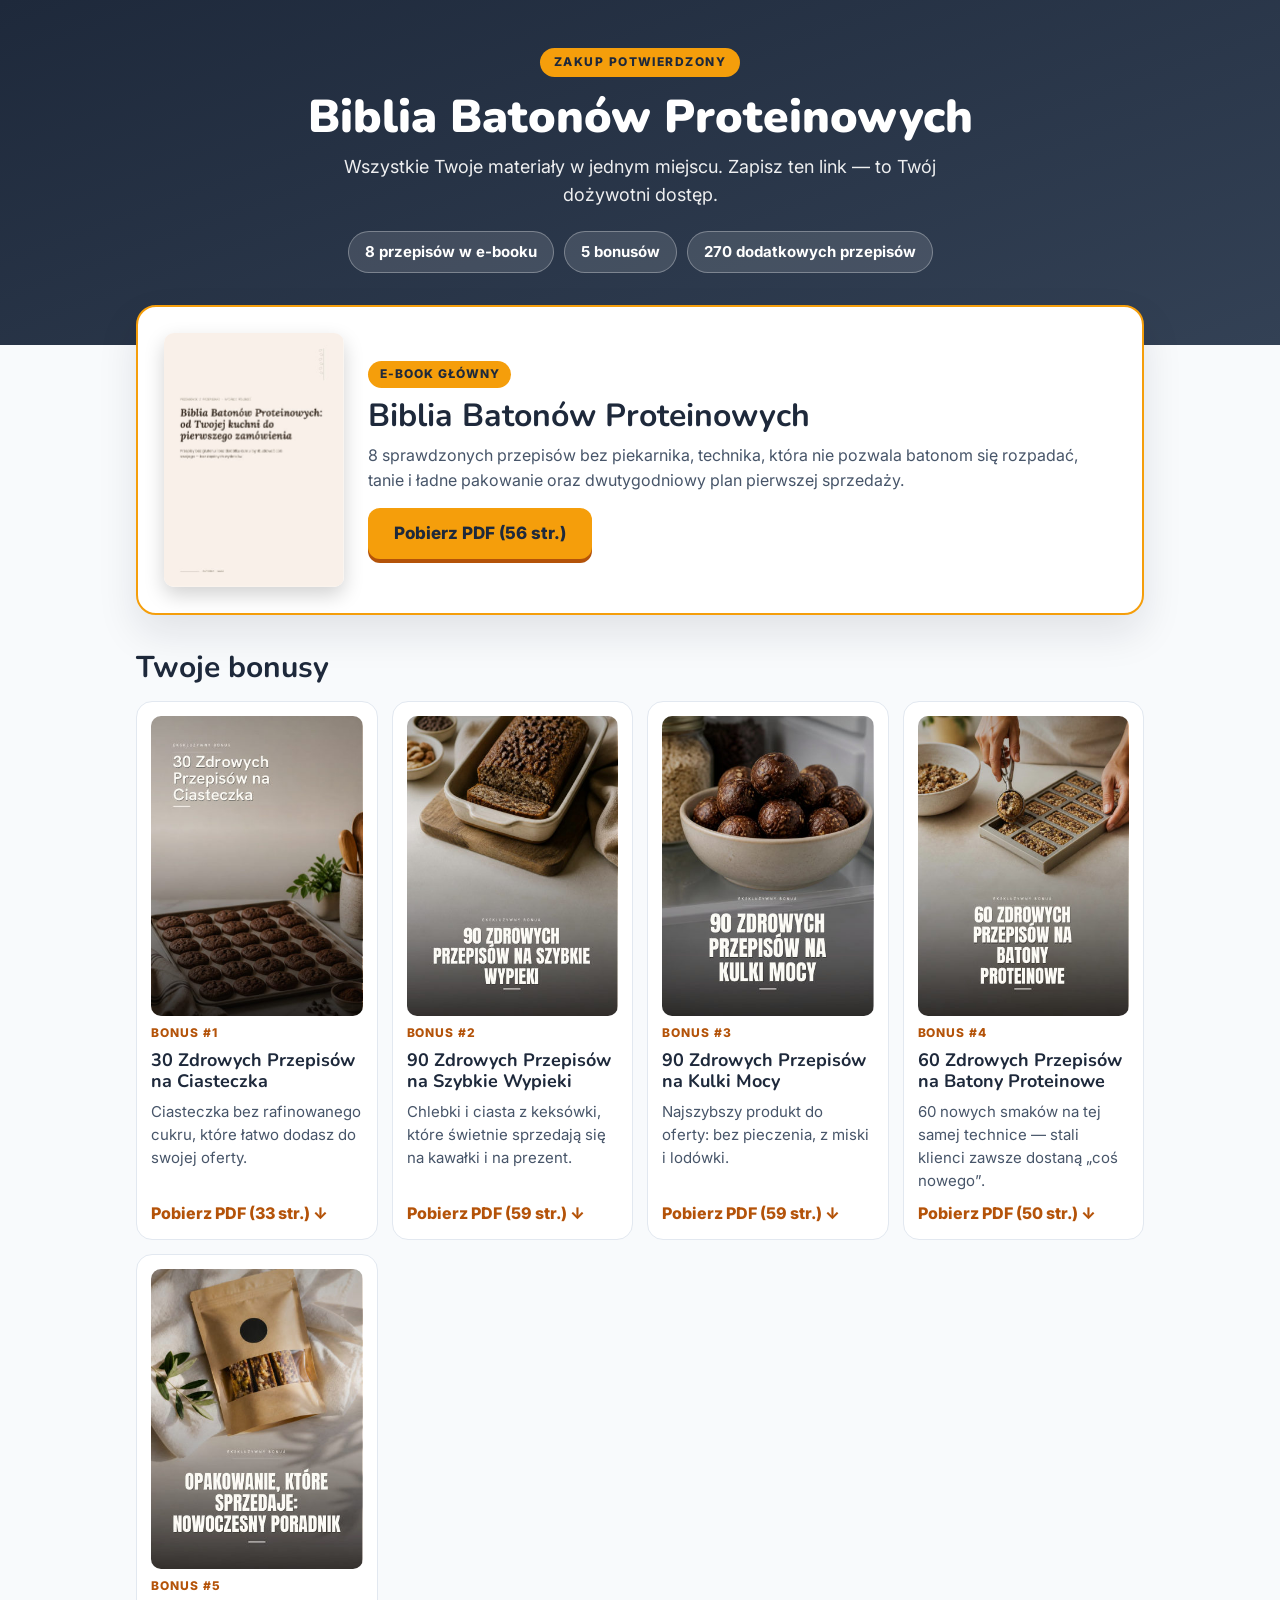
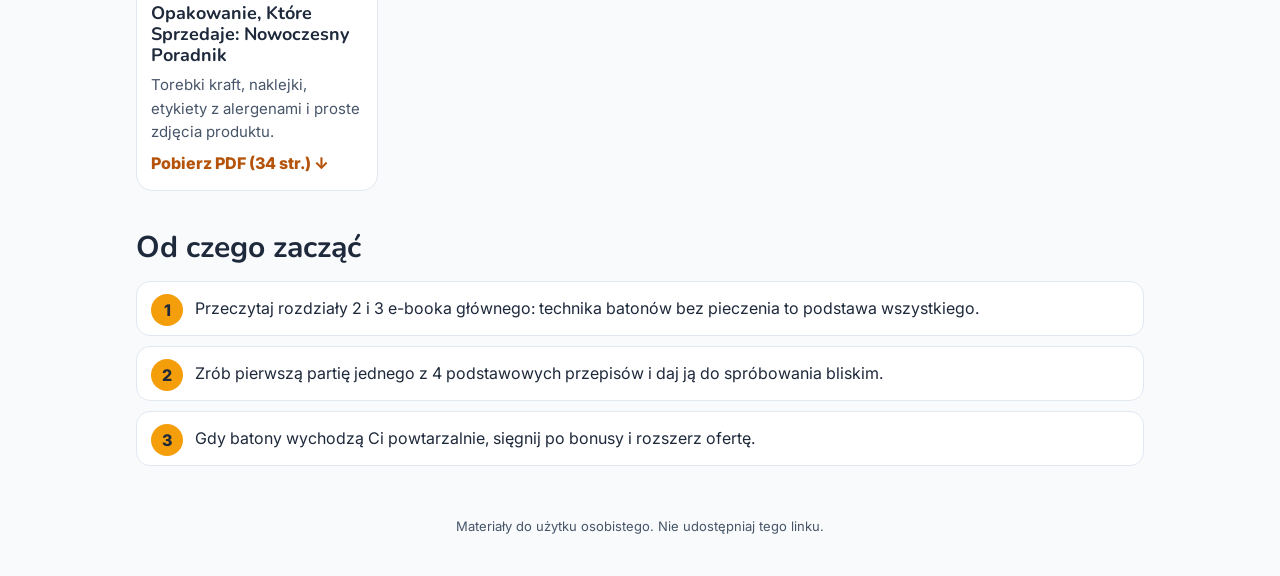
<file: docs/biblia-batonow-proteinowych/hrnfcr2pxi/index.html>
<!doctype html>
<html lang="pl">
<head>
<meta charset="utf-8">
<meta name="viewport" content="width=device-width,initial-scale=1">
<meta name="robots" content="noindex,nofollow">
<title>Twój dostęp · Biblia Batonów Proteinowych</title>
<link rel="preconnect" href="https://fonts.googleapis.com"><link rel="preconnect" href="https://fonts.gstatic.com" crossorigin>
<link href="https://fonts.googleapis.com/css2?family=Inter:wght@400;600;800&family=Nunito:wght@700;800;900&display=swap" rel="stylesheet">
<style>
:root{--bg:#f8fafc;--paper:#ffffff;--ink:#1e293b;--ink-soft:#475569;--accent:#f59e0b;--accent-dark:#b45309;--line:#e2e8f0}
*{box-sizing:border-box;margin:0;padding:0}
html,body{background:var(--bg);color:var(--ink)}
body{font-family:'Inter',-apple-system,Arial,sans-serif;line-height:1.55;-webkit-font-smoothing:antialiased}
h1,h2,h3{font-family:'Nunito',Arial,sans-serif;line-height:1.15}
a{color:inherit}
.wrap{max-width:1040px;margin:0 auto;padding:0 16px}
.hero{background:linear-gradient(160deg,#1e293b,#334155);color:#fff;padding:48px 0 72px;text-align:center}
.hero .kicker{display:inline-block;background:var(--accent);color:#1e293b;border-radius:99px;padding:5px 14px;font-size:12px;font-weight:800;letter-spacing:.12em;text-transform:uppercase;margin-bottom:14px}
.hero h1{font-size:clamp(28px,6vw,46px);margin-bottom:10px;font-weight:900}
.hero p{font-size:18px;opacity:.92;max-width:640px;margin:0 auto}
.stats{display:flex;justify-content:center;gap:10px;flex-wrap:wrap;margin-top:22px}
.stats span{background:rgba(255,255,255,.12);border:1px solid rgba(255,255,255,.3);border-radius:99px;padding:8px 16px;font-weight:700;font-size:15px}
.core{position:relative;margin:-40px auto 36px;background:var(--paper);border:2px solid var(--accent);border-radius:20px;padding:26px;display:grid;grid-template-columns:180px 1fr;gap:24px;align-items:center;box-shadow:0 18px 40px rgba(15,23,42,.10)}
.core img{width:100%;height:auto;border-radius:10px;box-shadow:0 8px 20px rgba(0,0,0,.18);display:block}
.tag{display:inline-block;background:var(--accent);color:#1e293b;border-radius:99px;padding:4px 12px;font-size:12px;font-weight:800;letter-spacing:.08em;text-transform:uppercase;margin-bottom:10px}
.core h2{font-size:clamp(22px,4vw,32px);margin-bottom:8px}
.core p{color:var(--ink-soft);margin-bottom:16px}
.btn{display:inline-flex;align-items:center;justify-content:center;min-height:50px;padding:12px 26px;border-radius:12px;background:var(--accent);color:#1e293b;font-weight:800;font-size:17px;text-decoration:none;box-shadow:0 4px 0 var(--accent-dark)}
.sec{margin:0 0 40px}
.sec h2{font-size:clamp(22px,4vw,30px);margin-bottom:16px}
.grid{display:grid;grid-template-columns:repeat(auto-fill,minmax(230px,1fr));gap:14px}
.card{background:var(--paper);border:1px solid var(--line);border-radius:16px;padding:14px;display:flex;flex-direction:column;gap:8px;text-decoration:none;transition:transform .12s,border-color .12s}
.card:hover{transform:translateY(-2px);border-color:var(--accent)}
.card img{width:100%;aspect-ratio:595/842;object-fit:cover;border-radius:10px;display:block}
.card .n{font-size:12px;font-weight:800;letter-spacing:.08em;text-transform:uppercase;color:var(--accent-dark)}
.card h3{font-size:18px}
.card p{color:var(--ink-soft);font-size:15px;flex:1}
.card .go{font-weight:800;color:var(--accent-dark)}
.pasos{counter-reset:p;list-style:none;display:grid;gap:10px}
.pasos li{counter-increment:p;background:var(--paper);border:1px solid var(--line);border-radius:14px;padding:14px 16px 14px 58px;position:relative}
.pasos li::before{content:counter(p);position:absolute;left:14px;top:12px;width:32px;height:32px;border-radius:50%;background:var(--accent);color:#1e293b;font-weight:800;display:flex;align-items:center;justify-content:center}
.foot{text-align:center;color:var(--ink-soft);font-size:13px;padding:10px 0 40px}
@media (max-width:640px){.core{grid-template-columns:1fr;text-align:center;padding:20px}.core img{max-width:170px;margin:0 auto}.btn{width:100%}}
</style>
</head>
<body>
<header class="hero">
  <div class="wrap">
    <span class="kicker">Zakup potwierdzony</span>
    <h1>Biblia Batonów Proteinowych</h1>
    <p>Wszystkie Twoje materiały w jednym miejscu. Zapisz ten link — to Twój dożywotni dostęp.</p>
    <div class="stats"><span>8 przepisów w e-booku</span><span>5 bonusów</span><span>270 dodatkowych przepisów</span></div>
  </div>
</header>
<main class="wrap">
  <section class="core">
    <img src="core.jpg" alt="Biblia Batonów Proteinowych" width="180" height="255">
    <div>
      <span class="tag">E-book główny</span>
      <h2>Biblia Batonów Proteinowych</h2>
      <p>8 sprawdzonych przepisów bez piekarnika, technika, która nie pozwala batonom się rozpadać, tanie i ładne pakowanie oraz dwutygodniowy plan pierwszej sprzedaży.</p>
      <a class="btn" href="Biblia-Batonow-Proteinowych.pdf" download>Pobierz PDF (56 str.)</a>
    </div>
  </section>
  <section class="sec">
    <h2>Twoje bonusy</h2>
    <div class="grid">
      <a class="card" href="Bonus-1-30-Zdrowych-Przepisow-na-Ciasteczka.pdf" download>
        <img src="b1.jpg" alt="30 Zdrowych Przepisów na Ciasteczka" loading="lazy">
        <span class="n">Bonus #1</span>
        <h3>30 Zdrowych Przepisów na Ciasteczka</h3>
        <p>Ciasteczka bez rafinowanego cukru, które łatwo dodasz do swojej oferty.</p>
        <span class="go">Pobierz PDF (33 str.) ↓</span>
      </a><a class="card" href="Bonus-2-90-Zdrowych-Przepisow-na-Szybkie-Wypieki.pdf" download>
        <img src="b2.jpg" alt="90 Zdrowych Przepisów na Szybkie Wypieki" loading="lazy">
        <span class="n">Bonus #2</span>
        <h3>90 Zdrowych Przepisów na Szybkie Wypieki</h3>
        <p>Chlebki i ciasta z keksówki, które świetnie sprzedają się na kawałki i na prezent.</p>
        <span class="go">Pobierz PDF (59 str.) ↓</span>
      </a><a class="card" href="Bonus-3-90-Zdrowych-Przepisow-na-Kulki-Mocy.pdf" download>
        <img src="b3.jpg" alt="90 Zdrowych Przepisów na Kulki Mocy" loading="lazy">
        <span class="n">Bonus #3</span>
        <h3>90 Zdrowych Przepisów na Kulki Mocy</h3>
        <p>Najszybszy produkt do oferty: bez pieczenia, z miski i lodówki.</p>
        <span class="go">Pobierz PDF (59 str.) ↓</span>
      </a><a class="card" href="Bonus-4-60-Zdrowych-Przepisow-na-Batony-Proteinowe.pdf" download>
        <img src="b4.jpg" alt="60 Zdrowych Przepisów na Batony Proteinowe" loading="lazy">
        <span class="n">Bonus #4</span>
        <h3>60 Zdrowych Przepisów na Batony Proteinowe</h3>
        <p>60 nowych smaków na tej samej technice — stali klienci zawsze dostaną „coś nowego”.</p>
        <span class="go">Pobierz PDF (50 str.) ↓</span>
      </a><a class="card" href="Bonus-5-Opakowanie-Ktore-Sprzedaje.pdf" download>
        <img src="b5.jpg" alt="Opakowanie, Które Sprzedaje: Nowoczesny Poradnik" loading="lazy">
        <span class="n">Bonus #5</span>
        <h3>Opakowanie, Które Sprzedaje: Nowoczesny Poradnik</h3>
        <p>Torebki kraft, naklejki, etykiety z alergenami i proste zdjęcia produktu.</p>
        <span class="go">Pobierz PDF (34 str.) ↓</span>
      </a>
    </div>
  </section>
  <section class="sec">
    <h2>Od czego zacząć</h2>
    <ol class="pasos">
      <li>Przeczytaj rozdziały 2 i 3 e-booka głównego: technika batonów bez pieczenia to podstawa wszystkiego.</li>
      <li>Zrób pierwszą partię jednego z 4 podstawowych przepisów i daj ją do spróbowania bliskim.</li>
      <li>Gdy batony wychodzą Ci powtarzalnie, sięgnij po bonusy i rozszerz ofertę.</li>
    </ol>
  </section>
  <p class="foot">Materiały do użytku osobistego. Nie udostępniaj tego linku.</p>
</main>
</body>
</html>
</file>
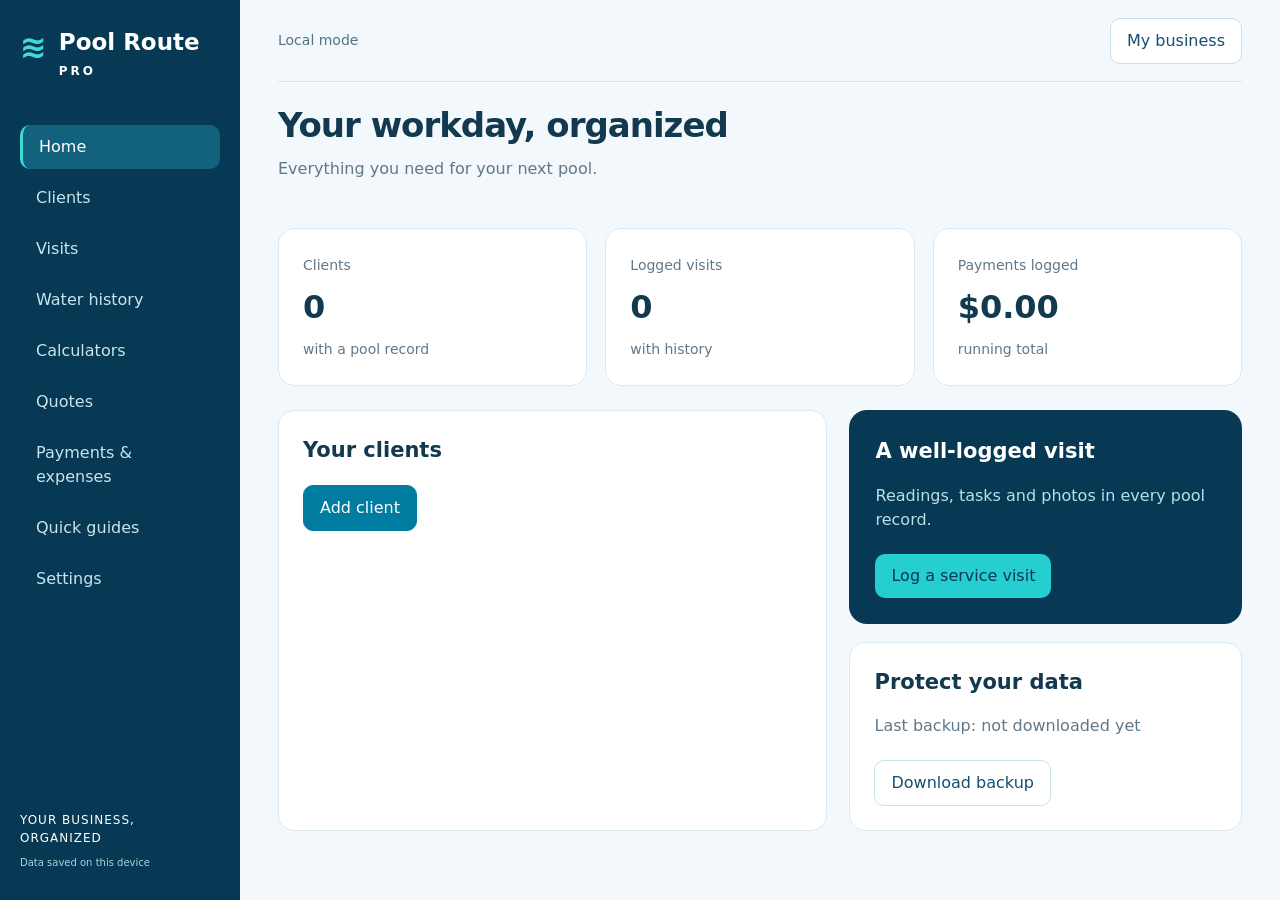
<file: docs/pool-route-pro/je6y9syzg4/index.html>
<!DOCTYPE html><html lang="en"><meta charset="utf-8"><meta name="robots" content="noindex"><meta name="viewport" content="width=device-width,initial-scale=1"><title>Pool Route Pro</title><link rel="icon" href="data:image/svg+xml,%3Csvg xmlns='http://www.w3.org/2000/svg' viewBox='0 0 32 32'%3E%3Crect width='32' height='32' rx='8' fill='%23076b99'/%3E%3Cpath d='M5 12q5-5 11 0t11 0M5 21q5-5 11 0t11 0' stroke='%2322d3ee' fill='none' stroke-width='3'/%3E%3C/svg%3E"><link rel="stylesheet" href="style.css?v=1"><body><aside><div class="brand">≋ <span>Pool Route<br><small>PRO</small></span></div><nav id="nav"></nav><div class="asidefoot">YOUR BUSINESS, ORGANIZED<br><small>Data saved on this device</small></div></aside><main><header><span id="connection">Local mode</span><button onclick="go('Settings')">My business</button></header><div id="view"></div></main><dialog id="modal"><form id="form"><div class="dialoghead"><h2 id="modalTitle"></h2><button type="button" onclick="modal.close()" aria-label="Close">✕</button></div><div id="fields"></div><button class="primary">Save</button></form></dialog><div id="toast" role="status"></div><script src="app.js?v=1"></script></body></html>
</file>
<file: docs/pool-route-pro/je6y9syzg4/style.css>
*{box-sizing:border-box}body{margin:0;background:#f2f8fb;color:#12394e;font:16px/1.5 system-ui,sans-serif}button,input,select,textarea{font:inherit}button{cursor:pointer;border:1px solid #c8e0ea;border-radius:10px;background:white;padding:10px 16px;color:#135071}button:hover{background:#e9f8fb}button:focus-visible,input:focus-visible{outline:3px solid #12b7c6}aside{position:fixed;width:240px;inset:0 auto 0 0;background:#073954;color:white;padding:30px 20px;display:flex;flex-direction:column}.brand{display:flex;gap:12px;font-size:32px;line-height:1.1;color:#42d8dd;font-weight:800}.brand span{font-size:23px;color:white}.brand small{font-size:12px;letter-spacing:3px}nav{margin-top:44px;display:grid;gap:7px}nav button{text-align:left;border:0;background:transparent;color:#c8e5ef}nav button.active{background:#12617d;color:white;border-left:3px solid #39d8d9}.asidefoot{margin-top:auto;font-size:12px;letter-spacing:1px}.asidefoot small{display:block;margin-top:8px;letter-spacing:0;color:#add1de}main{margin-left:240px;padding:0 38px 50px;max-width:1600px}header{display:flex;justify-content:space-between;align-items:center;height:82px;border-bottom:1px solid #d6e6ed}header span{font-size:14px;color:#537486}.demo{font-size:13px;padding:10px 0;color:#607b8b}h1{font-size:34px;letter-spacing:-1px;margin:18px 0 4px}h2{font-size:21px;margin:0 0 16px}h3{margin:0 0 8px}p{color:#607889;margin:6px 0 22px}.title{display:flex;justify-content:space-between;align-items:center;gap:16px;margin-bottom:25px}.primary{background:#007ca1;color:white;border-color:#007ca1}.primary:hover{background:#006685}.metrics{display:grid;grid-template-columns:repeat(3,1fr);gap:18px;margin:24px 0}.metric,.card{background:white;border:1px solid #dce9ef;border-radius:16px;padding:24px}.metric strong{font-size:32px;display:block;margin:6px 0}.metric span{color:#607889;font-size:14px}.grid{display:grid;grid-template-columns:1.4fr 1fr;gap:22px}.row{padding:16px 0;border-top:1px solid #e2edf2;display:flex;align-items:center;justify-content:space-between;gap:15px}.row small{display:block;color:#688091}.badge{font-size:13px;border-radius:20px;background:#e0f6f5;color:#167b79;padding:5px 10px}.actions{display:flex;gap:10px;flex-wrap:wrap;margin:18px 0}.cards{display:grid;grid-template-columns:repeat(auto-fit,minmax(260px,1fr));gap:18px}label{display:block;font-size:14px;font-weight:600;margin:14px 0 5px}input,select,textarea{width:100%;padding:11px;border:1px solid #c5dbe6;border-radius:9px;background:white;color:#12394e}textarea{min-height:85px}.sub{font-size:14px;color:#607889}.split{display:grid;grid-template-columns:1fr 1fr;gap:14px}.result{background:#073954;color:white;border-radius:14px;padding:24px;margin-top:20px}.result strong{font-size:30px;display:block}.result p{color:#c3e7ed}table{width:100%;border-collapse:collapse;text-align:left}th,td{padding:12px;border-bottom:1px solid #e3edf1;font-size:14px}.tablewrap{overflow:auto}dialog{border:0;border-radius:18px;width:580px;max-width:94vw;max-height:90vh;padding:26px}dialog::backdrop{background:#052f4a80}.dialoghead{display:flex;justify-content:space-between}#toast{position:fixed;bottom:25px;right:25px;background:#073954;color:white;padding:14px 22px;border-radius:12px;display:none}.photo{width:90px;height:75px;object-fit:cover;border-radius:8px;margin:6px}.empty{padding:25px;background:#f1f8fb;border-radius:12px}.hero{background:#073954;color:white;padding:26px;border-radius:18px}.hero p{color:#b9e0e9}.hero .primary{background:#24ced1;color:#073954;border:0}.bars{display:flex;align-items:end;gap:12px;height:110px;padding:12px 0}.bar{background:#22bccc;width:36px;border-radius:6px 6px 0 0}.guide{margin-bottom:12px}details summary{cursor:pointer;font-weight:600}details p{margin:12px 0}.printonly{display:none}@media(max-width:850px){aside{position:static;width:100%;padding:18px}.brand{font-size:24px}.brand span{font-size:18px}nav{display:flex;overflow:auto;margin-top:18px;gap:4px}nav button{white-space:nowrap;font-size:14px;padding:9px}.asidefoot{display:none}main{margin:0;padding:0 18px 40px}.grid,.split{grid-template-columns:1fr}.metrics{gap:8px}.metric{padding:14px}.metric strong{font-size:24px}h1{font-size:28px}.title{align-items:start;flex-wrap:wrap}}@media print{aside,header,.demo,.actions,button,.noprint{display:none!important}main{margin:0;padding:0}body{background:white}.card{border:0;padding:0}.printonly{display:block}.photo{width:180px;height:auto}h1{font-size:26px}}

.record-actions{display:flex;gap:8px;flex-wrap:wrap}.record-actions button:last-child{color:#a33439;border-color:#edc9cc}.undo-banner{background:#e0f6f5;padding:12px 16px;border-radius:10px;margin:12px 0}.row{flex-wrap:wrap}@media(max-width:850px){.record-actions{width:100%}}
</file>
